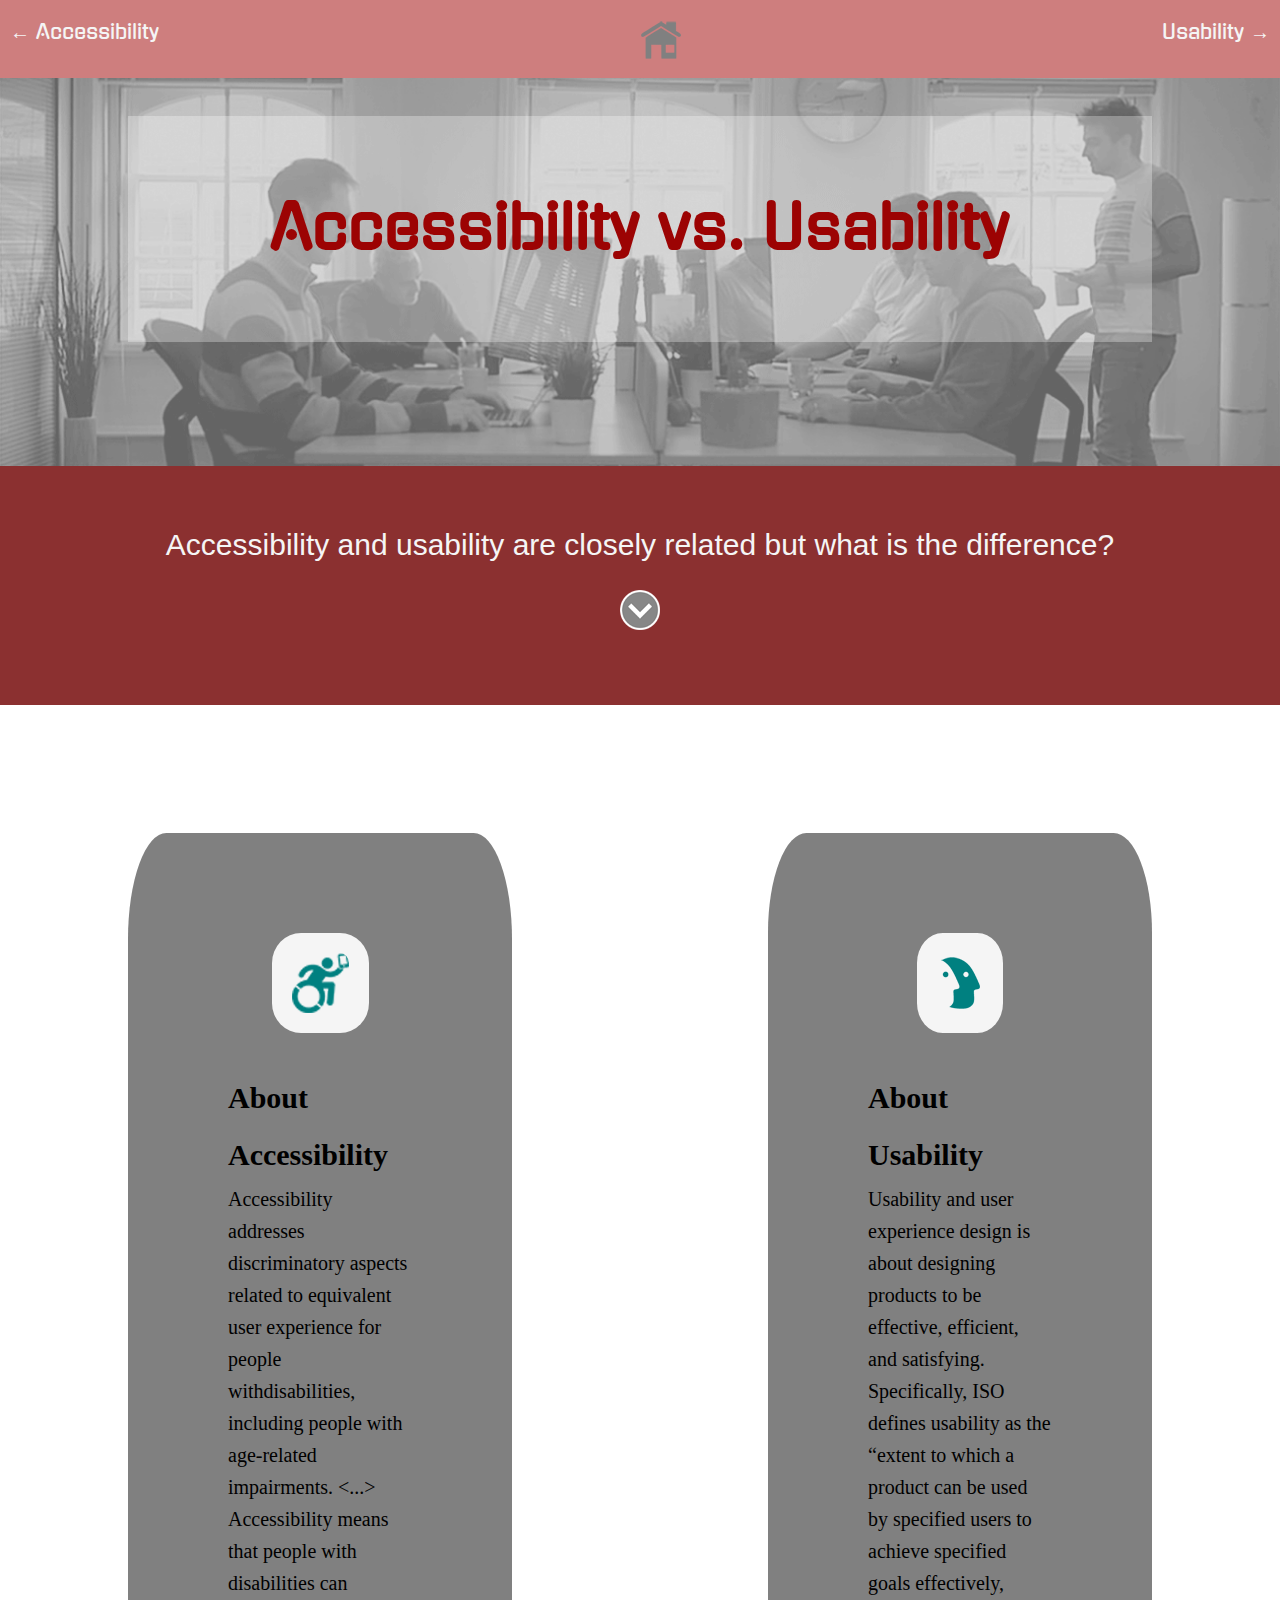
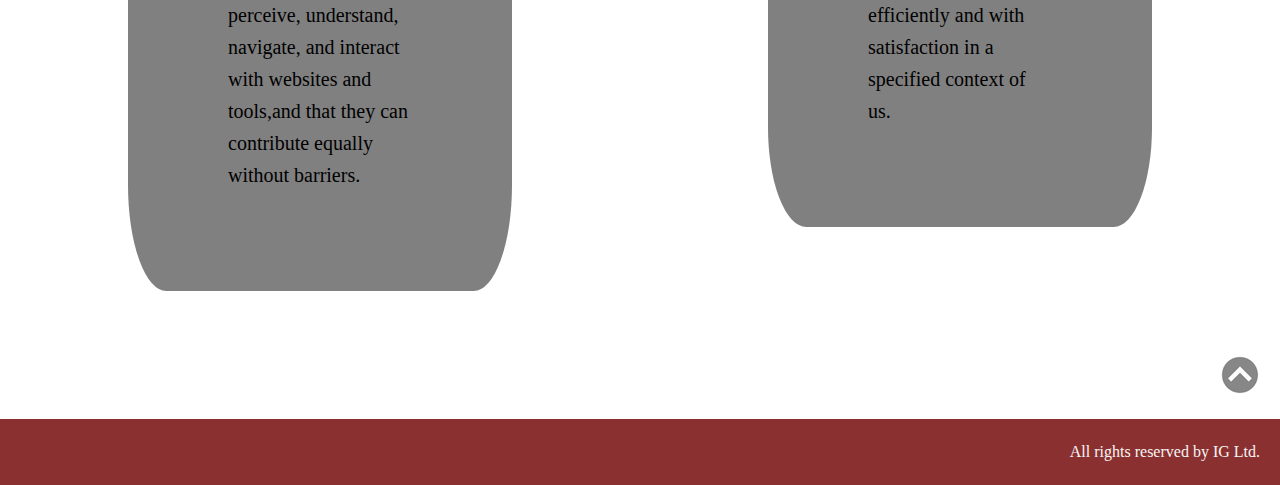
<file: index.html>
<!doctype html>
<html lang="en">

<head>
    <meta charset="utf-8">
    <!--make responsive-->
    <meta name="viewport" content="width=device-width, initial-scale=1.0">
    <meta http-equiv="X-UA-Compatible" content="ie=edge">
    <title>Accessibility and Usability</title>
    <!--put metassssdescription-->
    <meta name="description" content="Explanation of concepts of usability and accessibility" />
    <!--connect css-->
    <link href="css/styles.css" rel="stylesheet" type="text/css">
</head>

<body>
    <!--Cabecare de la página-->
    <header>
        <img src="img/header.gif" alt="People thinking">
        <h1>Accessibility vs. Usability</h1>
    </header>
    <!--Menú de navegación principal-->
    <nav><a id="up"></a>
        <ul class="breadcrumbs">
            <li>
                <a href="accessibility.html"> &larr; Accessibility</a>
            </li>
            <li>
                    <a href="index.html"><img src="img/icon.png" alt="Main page" title="Home" class="icon"></a>
                </li>
            <li>
                <a href="usability.html">Usability &rarr; </a>
            </li>
        </ul>
    </nav>

    <main>
        <div class="lead">
        <p>Accessibility and usability are closely related but what is the difference?</p>
        <div>
        <a href="#down"><img src="img/arrow.png" alt="arrow down" title="down" class="arrow"></a>
        </div>
        </div>
        <article>
            <div class="left">
            <a href="accessibility.html"><img src="img/accessibility.png" alt="Accessibility image" title="More about accessibility"></a>
            <h2><a id="down"></a>About Accessibility</h2>
                <blockquote cite="https://www.w3.org/WAI/intro/usable"><p>Accessibility addresses discriminatory aspects related to equivalent user experience for people withdisabilities, including people with age-related impairments. <...> Accessibility means that people with disabilities can perceive, understand, navigate, and interact with websites and tools,and that they can contribute equally without barriers.</p></blockquote>
            </div>
        </article>
            
        <article>
                <div class="right"></a>
                    <a href="usability.html"><img src="img/usability.png" alt="Usability image" title="More about usability"></a>
            <h2>About Usability</h2>
                <blockquote cite="https://www.w3.org/WAI/intro/usable"><p>Usability and user experience design is about designing products to be effective, efficient,
                and satisfying.</p>
                <p>Specifically, ISO defines usability as the “extent to which a product can be used by
                specified users to achieve specified goals effectively, efficiently and with satisfaction in a specified
                context of us.</p></blockquote>
        </div>
                <div class="up">
                <a href="#up"><img src="img/arrow.png" alt="arrow up" title="up" class="arrow-up"></a>
                </div>
            </article>
    </main>
    <footer>
        <div class="footer">
        <p>All rights reserved by IG Ltd.</p>
    </div>
    </footer>




</body>

</html>
</file>
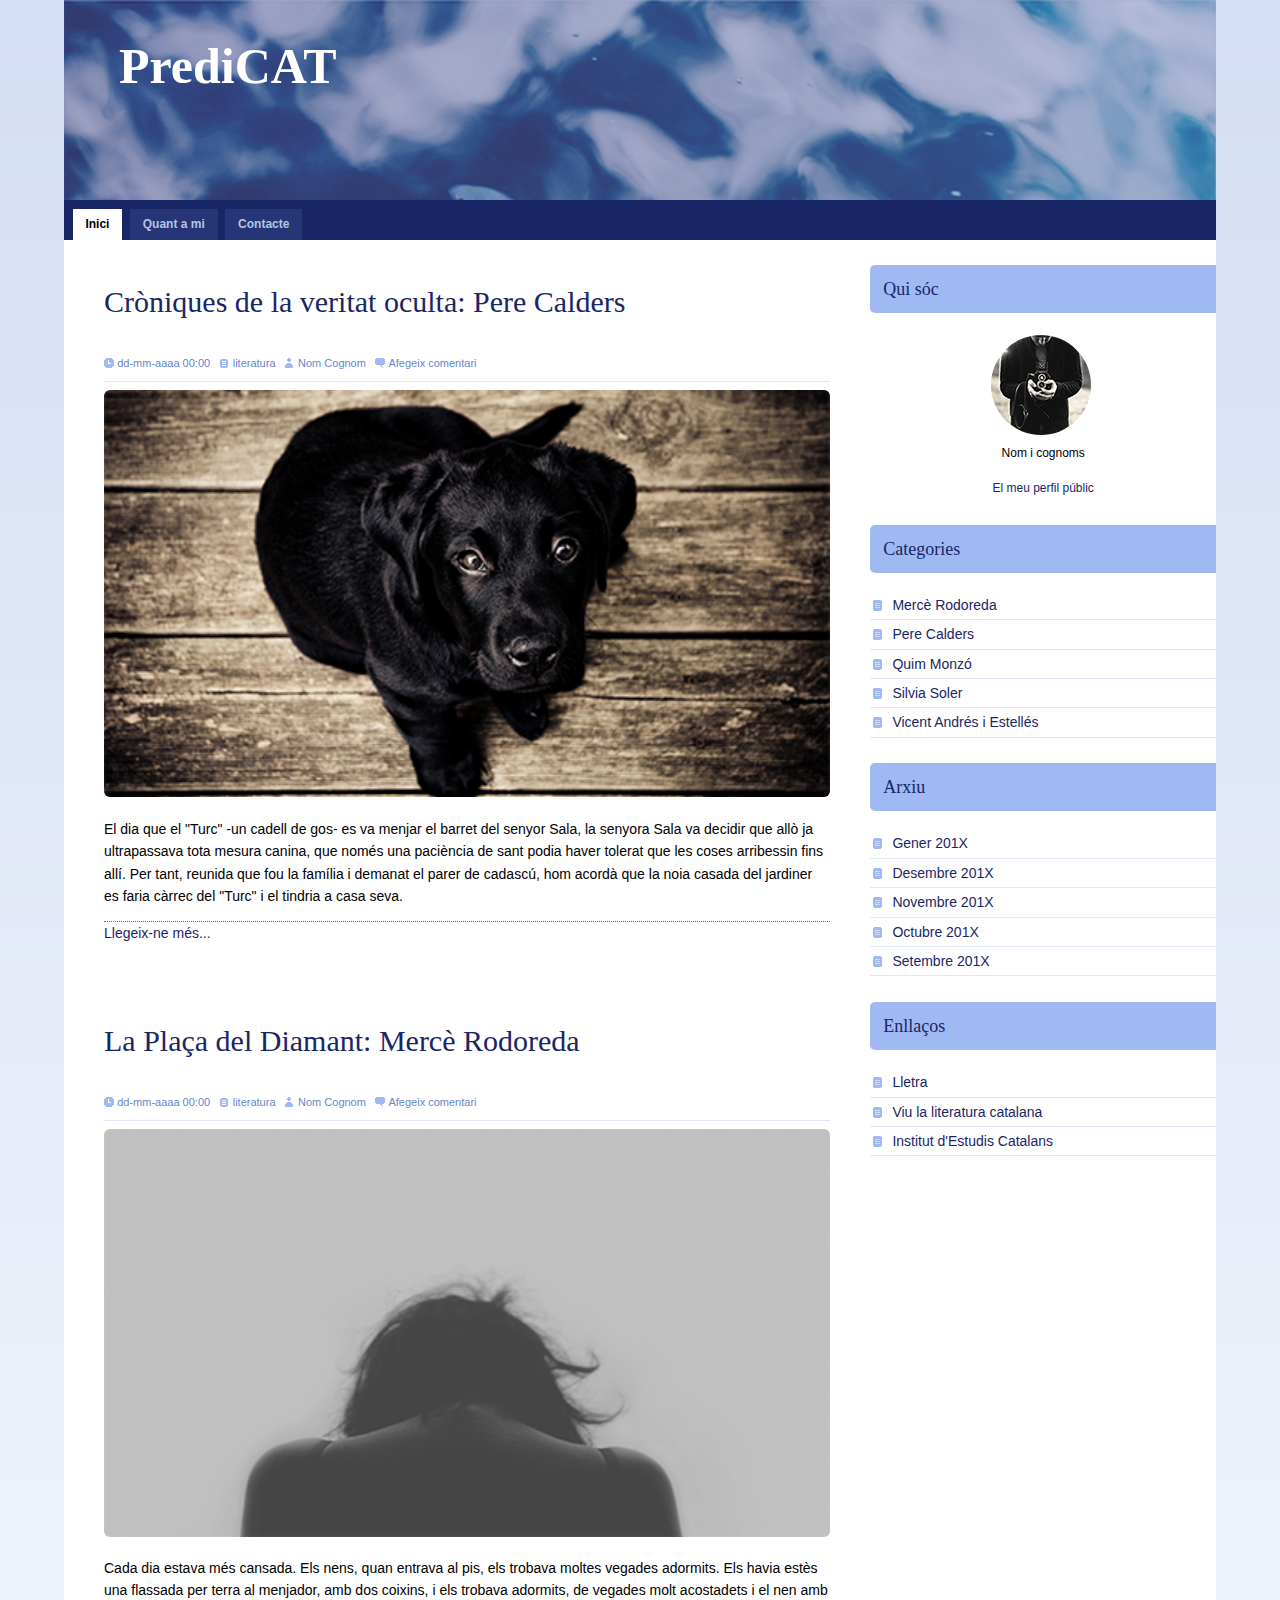
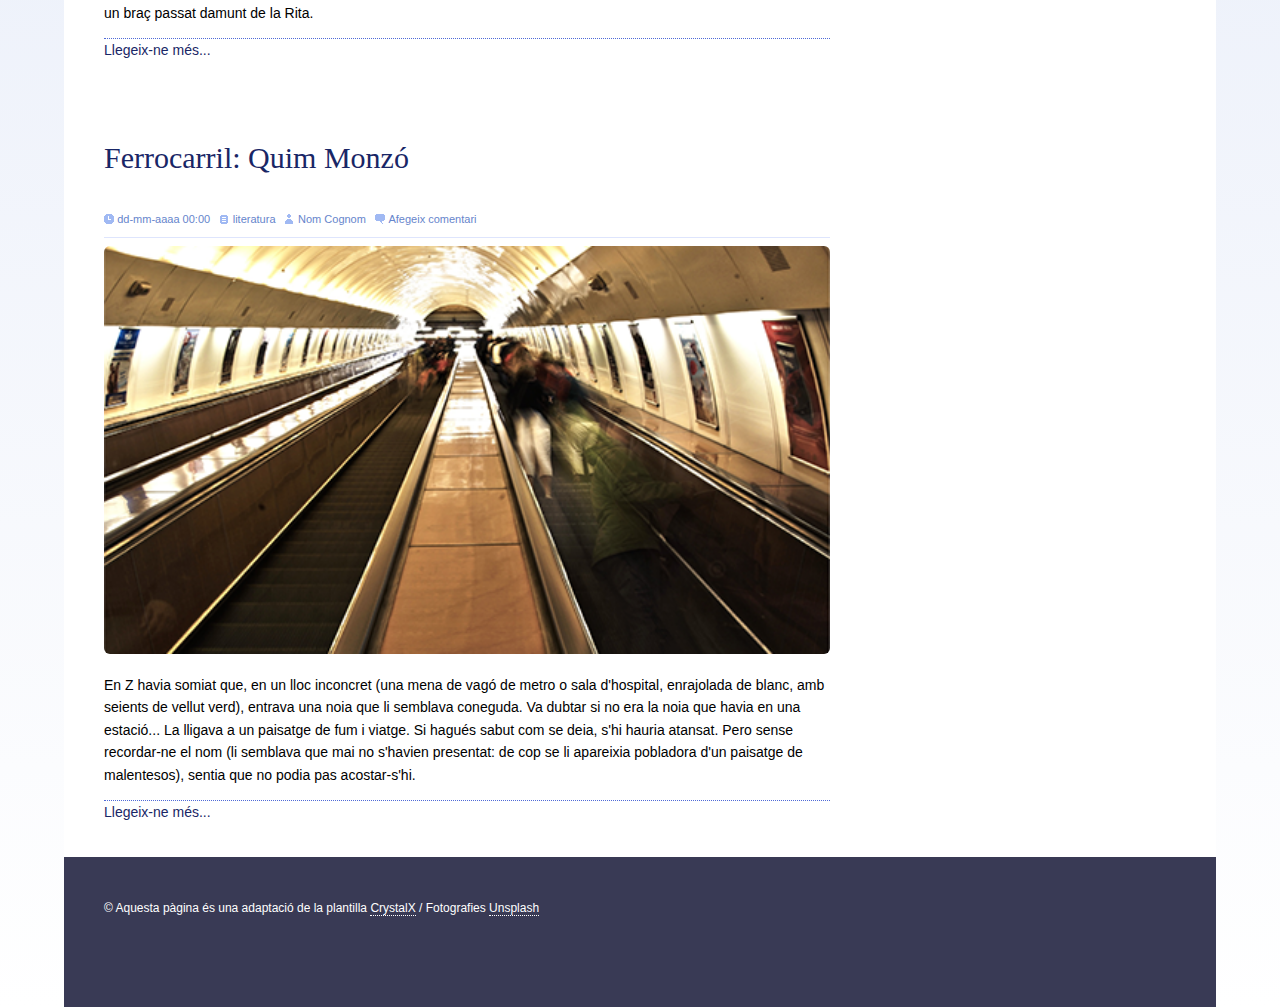
<file: material auxiliar/material/model-layout/index.html>
<!doctype html>
<html lang="ca">
<head>
    <meta charset="utf-8">
    <meta name="viewport" content="width=device-width, initial-scale=1">
    <meta http-equiv="content-language" content="es">
    <title>Predicat</title>
    <meta name="description" content="El meu blog">
    <meta name="keywords" content="lloc, web, blog"> 
	<link href="css/estils.css" rel="stylesheet" type="text/css">
</head>

<body>

<!-- Contenidor general de la pàgina -->
<div id="container">

    <!-- Capçalera -->
    <header>
        <!-- Logo -->
        <h1 id="logo" role="banner"><a href="#" title="Torna a la pàgina d'inici del meu blog">PrediCAT</a></h1>
	</header> <!-- /capçalera -->

	<!-- Menú principal -->
    <nav role="navigation">
    	<ul>
            <li class="seleccionat"><a href="#">Inici</a></li>
            <li><a href="#">Quant a mi</a></li>
            <li><a href="#">Contacte</a></li>
		</ul>
     </nav> <!-- /menú principal -->

     <!-- contenidor informació per sota del menú principal -->
     <div id="content">

		<!-- Continguts principals de la pàgina -->
		<main role="main">

            <!-- Article -->
            <article>
                <h2><a href="#">Cròniques de la veritat oculta: Pere Calders</a></h2>
                <div class="info">
                    <span class="data">dd-mm-aaaa 00:00</span>
                    <span class="categoria"><a href="#">literatura</a></span>
                    <span class="autor"><a href="#">Nom Cognom</a></span>
                    <span class="comentaris"><a href="#">Afegeix comentari</a></span>
                </div>              
                <img src="img/post1.png" alt="Un cadell de gos mira fixament a la càmera">
                <p>El dia que el "Turc" -un cadell de gos- es va menjar el barret del senyor Sala, la senyora Sala va decidir que allò ja ultrapassava tota mesura canina, que només una paciència de sant podia haver tolerat que les coses arribessin fins allí. Per tant, reunida que fou la família i demanat el parer de cadascú, hom acordà que la noia casada del jardiner es faria càrrec del "Turc" i el tindria a casa seva.</p>
                <p class="llegeix-mes"><a href="#">Llegeix-ne més...</a></p>
            </article> <!-- /Article -->
            
            <!-- Article -->
            <article>
                <h2><a href="#">La Plaça del Diamant: Mercè Rodoreda</a></h2>
                <div class="info">
                    <span class="data">dd-mm-aaaa 00:00</span>
                    <span class="categoria"><a href="#">literatura</a></span>
                    <span class="autor"><a href="#">Nom Cognom</a></span>
                    <span class="comentaris"><a href="#">Afegeix comentari</a></span>
                </div>
                <img src="img/post2.png" alt="Una dona d'esquena amb aire abatut">
                <p>Cada dia estava més cansada. Els nens, quan entrava al pis, els trobava moltes vegades adormits. Els havia estès una flassada per terra al menjador, amb dos coixins, i els trobava adormits, de vegades molt acostadets i el nen amb un braç passat damunt de la Rita.</p>
                <p class="llegeix-mes"><a href="#">Llegeix-ne més...</a></p>
            </article> <!-- /Article -->
           
            <!-- Article -->
            <article>
                <h2><a href="#">Ferrocarril: Quim Monzó</a></h2>
                <div class="info">
                    <span class="data">dd-mm-aaaa 00:00</span>
                    <span class="categoria"><a href="#">literatura</a></span>
                    <span class="autor"><a href="#">Nom Cognom</a></span>
                    <span class="comentaris"><a href="#">Afegeix comentari</a></span>
                </div>                
                <img src="img/post3.png" alt="Un passadís amb aspecte oníric">
                <p>En Z havia somiat que, en un lloc inconcret (una mena de vagó de metro o sala d'hospital, enrajolada de blanc, amb seients de vellut verd), entrava una noia que li semblava coneguda. Va dubtar si no era la noia que havia en una estació... La lligava a un paisatge de fum
i viatge. Si hagués sabut com se deia, s'hi hauria atansat. Pero sense recordar-ne el nom (li semblava que mai no s'havien presentat: de cop se li apareixia pobladora d'un paisatge de malentesos), sentia que no podia pas acostar-s'hi.</p>
                <p class="llegeix-mes"><a href="#">Llegeix-ne més...</a></p>
            </article> <!-- /Article -->  
        </main><!-- /Continguts principals de la pàgina -->

        <!-- Secundari -->
        <div id="secundari">

                <!-- Qui sóc -->
                <h3>Qui sóc</h3>
                <div id="qui-soc">
                	<figure>
                    	<img src="img/autor.png" alt="La meva foto">
                        <figcaption>Nom i cognoms</figcaption>
                    </figure>
                    <a href="#">El meu perfil públic</a>
                </div> <!-- /qui sóc -->
                <!-- Categorías -->
                <h3>Categories</h3>

                <ul>
                    <li><a href="#">Mercè Rodoreda</a></li>
                    <li><a href="#">Pere Calders</a></li>
                    <li><a href="#">Quim Monzó</a></li>
                    <li><a href="#">Silvia Soler</a></li>
                    <li><a href="#">Vicent Andrés i Estellés</a></li>
                </ul>

                <div class="clear"></div>

                <!-- Archivo -->
                <h3>Arxiu</h3>

                <ul id="archivo">
                    <li class="seleccionado"><a href="#">Gener 201X</a></li>
                    <li><a href="#">Desembre 201X</a></li>
                    <li><a href="#">Novembre 201X</a></li>
                    <li><a href="#">Octubre 201X</a></li>
                    <li><a href="#">Setembre 201X</a></li>
                </ul>

                <div class="clear"></div>

                <!-- Enlaces -->
                <h3>Enllaços</h3>

                <ul id="enlaces">
                    <li><a href="http://lletra.uoc.edu/">Lletra</a></li>
                    <li><a href="http://viulaliteraturacatalana.blogspot.com.es/">Viu la literatura catalana</a></li>
                    <li><a href="http://www.iec.cat">Institut d'Estudis Catalans</a></li>
                </ul>

                <div class="clear"></div>

        </div> <!-- /secundario -->

        <!-- Peu de pàgina-->
        <footer>
            <p id="copyright">&copy; Aquesta pàgina és una adaptació de la plantilla <a href="http://www.oswd.org/design/preview/id/3465">CrystalX</a> / Fotografies <a href="https://unsplash.com/">Unsplash</a></p>
        </footer> <!-- /peu de página -->
	
    </div> <!-- /contenidor informació per sota del menú principal -->

</div> <!-- /Fi Contenidor general de la pàgina -->

</body>
</html>
</file>
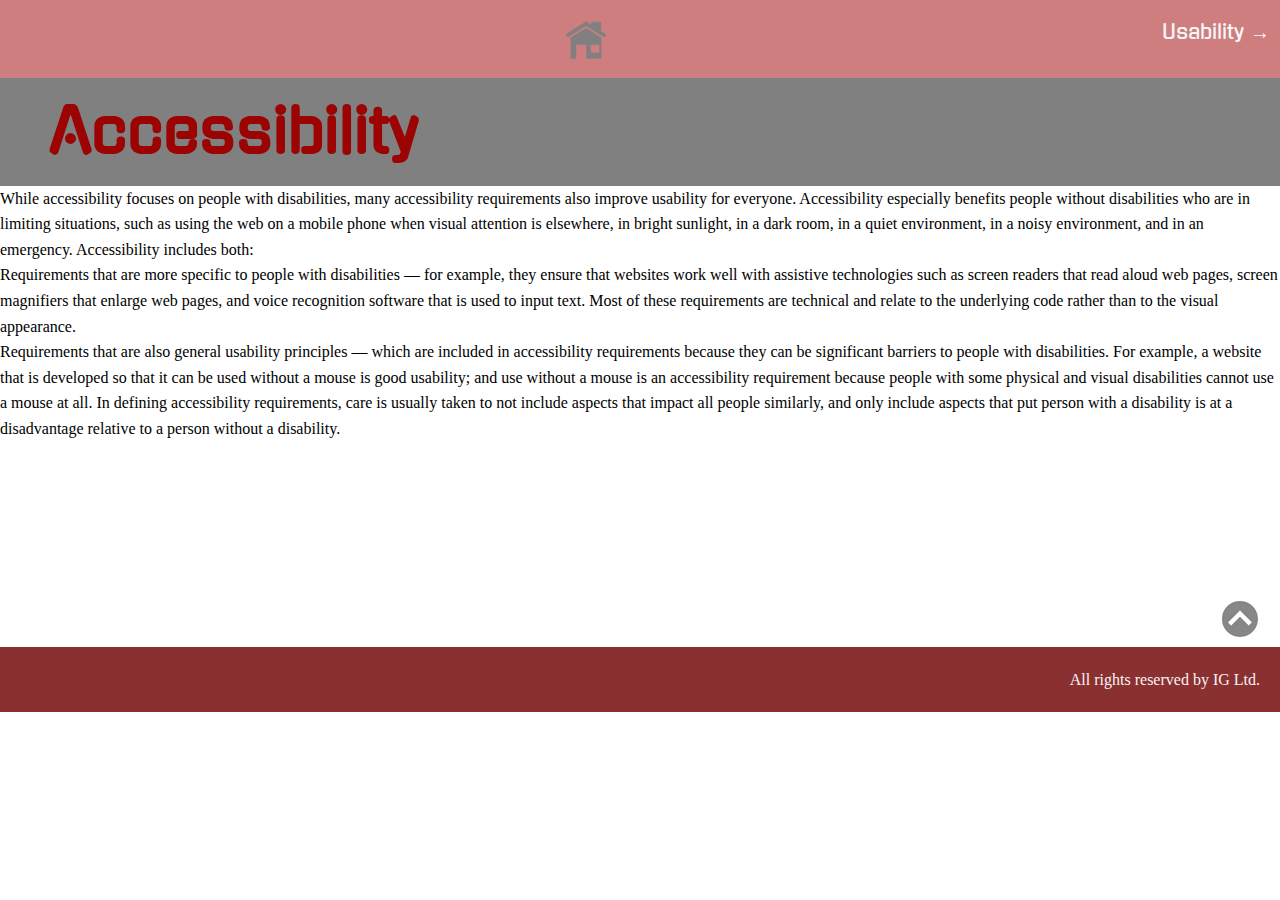
<file: accessibility.html>
<!doctype html>
<html lang="en">

<head>
    <meta charset="utf-8">
    <!--make responsive-->
    <meta name="viewport" content="width=device-width, initial-scale=1.0">
    <meta http-equiv="X-UA-Compatible" content="ie=edge">
    <title>Accessibility and Usability</title>
    <!--put metadescription-->
    <meta name="description" content="Explanation of concepts of usability and accessibility" />
    <!--connect css-->
    <link href="css/styles.css" rel="stylesheet" type="text/css">
</head>

<body>
        <header class="accessibility">
                <h1 class="accessibility"><a id="up"></a>Accessibility</h1>
            </header>   
    <!--Menú de navegación principal-->
    <nav>
            <ul class="breadcrumbs">
                <li></li>
                <li>
                    <a href="index.html"><img src="img/icon.png" alt="Main page" title="Home" class="icon"></a>
                </li>
                <li>
                        <a href="usability.html">Usability	&rarr; </a>
                    </li>
            </ul>
        </nav>
        <main>
            <div class="container">
            <p>While accessibility focuses on people with disabilities, many accessibility requirements also improve usability for everyone. Accessibility especially benefits people without disabilities who are in limiting situations, such as using the web on a mobile phone when visual attention is elsewhere, in bright sunlight, in a dark room, in a quiet environment, in a noisy environment, and in an emergency. Accessibility includes both:</p>

                   <p>Requirements that are more specific to people with disabilities — for example, they ensure that websites work well with assistive technologies such as screen readers that read aloud web pages, screen magnifiers that enlarge web pages, and voice recognition software that is used to input text. Most of these requirements are technical and relate to the underlying code rather than to the visual appearance.</p>
                   <p>Requirements that are also general usability principles — which are included in accessibility requirements because they can be significant barriers to people with disabilities. For example, a website that is developed so that it can be used without a mouse is good usability; and use without a mouse is an accessibility requirement because people with some physical and visual disabilities cannot use a mouse at all. In defining accessibility requirements, care is usually taken to not include aspects that impact all people similarly, and only include aspects that put person with a disability is at a disadvantage relative to a person without a disability.</p>
                </p>
            </div>
            <img>
            <video></video>
        </div>
        
        <div class="up">
            <a href="#up"><img src="img/arrow.png" alt="arrow up" title="up" class="arrow-up"></a>
            </div>
        </main>

        <footer>
            <div class="footer">
            <p>All rights reserved by IG Ltd.</p>
            </div>
        </footer>

</body>
</html>
</file>
<file: css/styles.css>
@import url('https://fonts.googleapis.com/css?family=Gugi');
/*font-family: 'Gugi', cursive;*/

* {
    margin: 0;
    padding: 0;
	-webkit-box-sizing: border-box;
	-moz-box-sizing: border-box;
	box-sizing: border-box;
}

body {
    font-size: 16px;
    line-height: 1.6em;
}

header {
    position: relative;
    color: #9c0303;
    font-family: 'Gugi', cursive;
    font-size: 30px;
    }

header h1 {
    position: absolute;
    top: 25%;
    left: 10%;
    right: 10%;
    text-align: center;
    padding: 100px  50px;
    background-color: rgba(255,255,255,0.3);
}

header img {
    width: 100%;
    display: block;
}

nav {
    position: absolute;
    top: 0;
    background-color: #ce7e7e;
    width: 100%;
    text-align: left;

}

ul.breadcrumbs {
    list-style: none;
    display: flex;
    justify-content: space-between;
    margin: 10px;
}
ul.breadcrumbs li {
    display: inline;
    padding-top: 10px;
}

ul.breadcrumbs li a {
    color: whitesmoke;
    text-decoration: none;
    font-size: 20px;
    font-family: 'Gugi', cursive;
}

ul.breadcrumbs li a:hover {
    color: #2e3841;
    text-decoration: underline;
}

.icon {
    margin-bottom: 0;
    margin-top: 0;
    padding: 0;
}

.lead {
    width: 100%;
    height: 5%;
    background-color:#8b3030;
    text-align: center;
    line-height: 1.9em;
    padding: 5%;    
}
.lead p {
    font-size: 30px;
    font-family: sans-serif;
    color: whitesmoke;
}
.arrow {
    padding-top: 30px;
}

article div.left {
    float: left;
    width: 30%;
    height: 50%;
    background-color: grey;
    margin: 10%;
    padding: 100px;
    border-radius: 10%;
    font-size: 20px;
    line-height: 1.6em;
}

article div.right {
    float: right;
    width: 30%;
    height: 50%;
    background-color: grey;
    margin: 10%;
    padding: 100px;
    border-radius: 10%;
    font-size: 20px;
    line-height: 1.6em;
}

article div.left img {
    display: block;
    max-width: 100%;
    padding: 20px;
    margin-bottom: 20%;
    margin-left: auto;
    margin-right:auto;
    border-radius: 30%;
    background-color: whitesmoke;
}

article div.right img {
    display: block;
    max-width: 100%;
    padding: 20px;
    margin-bottom: 20%;
    margin-left: auto;
    margin-right: auto;
    border-radius: 30%;
    background-color: whitesmoke;
}
h2 {
    line-height: 1.9em;
}

footer, .lead {
    clear: both;
}
.footer {
    position: relative;
    width: 100%;
    background-color: #8b3030;
    padding: 20px;
    color: whitesmoke;
    text-align: right;
}

.arrow-up
{-webkit-transform:rotate(180deg);
-moz-transform:rotate(180deg);
-o-transform:rotate(180deg);
-ms-transform:rotate(180deg);
transform:rotate(180deg);
}

.up {
    padding-right: 20px;
    text-align: right;
}

/*Accessibility page*/

.accessibility {
    position: inherit;
    background-color: grey;
    text-align: left;
    padding-top: 60px;
    padding-bottom: 20px;
    }

header.accessibility {
    width: 100%;
    display: block;
}
</file>
<file: material auxiliar/material/model-layout/css/estils.css>
/* ---- Estils exemple de layout ---------------------------------------------------- */

* {
	-webkit-box-sizing: border-box;
	-moz-box-sizing: border-box;
	box-sizing: border-box;
}

body {
	margin: 0;
	padding: 0;
	background-color: #d4def4;
	background-image: linear-gradient(#d4def4, #fff);
	background-image: -webkit-linear-gradient(#d4def4, #fff);
	background-image: -moz-linear-gradient(#d4def4, #fff);
	background-image: -o-linear-gradient(#d4def4, #fff);
	font: 14px/1.6em "verdana", sans-serif;
	color: #000;
}

p {
	margin: 1em 0;
	padding: 0;
}

h1, h2, h3 {
	margin: 1em 0;
	padding:0;
	font-family: Georgia, "Times New Roman", Times, serif;
}

h1 {
	font-size: 3.571em;
}

h2 {
	font-size: 2.143em;
	line-height: 1.4em;
	font-weight: normal;
}

h3 {
	font-size: 1.286em;
	font-weight: normal;
}

ul, ol {
	margin: 1em 0 1em 2em;
	padding:0;
}

a {
	text-decoration: none;
	color:#192666;
}

a:hover {
	color:#4F6AD7;
}

/* ---- Layout ------------------------------------------------------------- */

#container {
	width: 90%;
  	margin: 0 auto;
}

header {
	position: relative;
	height: 200px;
	margin: 0;
	padding: 0;
	background: #233C9B url("../img/header.png") no-repeat;
	background-size: cover;
	color: #fff;
}

#content {
	margin: 0;
	background: #FFF;
	-webkit-box-sizing: border-box;
	-moz-box-sizing: border-box;
	box-sizing: border-box;
}

#content main {
  float: left;
  width: 70%;
  margin: 0;
  padding:0 1.429em;
  background: #FFF;
}

#content #secundari {
  float: right;
  width: 30%;
  margin: 0;
  padding: 0;
  background: #FFF;
}

footer {
  clear: both;
  height: 150px;
  background-color: #393a55;
  color: #fff;
  position: relative;
}

/* ---- Cap�alera ----------------------------------------------------------- */
header #logo {
  position: absolute;
  top: 55px;
  left: 55px;
  margin: 0;
}

header #logo a {
  color: #FFF;
  display: block;
  text-decoration: none;
}

header #logo a:hover {
  color: #B5C4E3;
}


/* ---- Men� de navegaci� principal --------------------------------------------------------------- */
nav {
  background: #192666;
  margin: 0;
  padding: 0.714em 0 0 0;
  clear: left;
  font-size: 12px;
}

nav ul {
  margin: 0 0.714em;
  padding: 0;
  list-style:none;
}

nav ul li {
  margin: 0 0.357em 0 0;
  padding: 0;
  display: inline-block;
}

nav ul li a {
  display: block;
  position: relative;
  padding: 0.357em 1.071em;
  border: 0;
  background: #253575;
  color: #B5C4E3;
  font-weight: bold;
  text-decoration: none;
}

nav ul li a:hover {
  background: #31479B;
}

nav ul li.seleccionat a {
  background: #FFF;
  color: #000;
}

/* ---- Continguts --------------------------------------------------------- */
#content article {
  clear: both;
  margin: 0;
  padding: 1.429em;
}

#content article img {
  width: 100%;
  border-radius: 6px;
}

#content article h2 {
  margin: 0;
  padding: 0.714em 0;
  color: #192666;
}

#content .info {
  margin: 0.714em 0;
  padding-bottom: 0.571em;
  border-bottom: 1px solid #DEE5FD;
  color:#6685CC;
  font-size: 0.786em;
}

#content .info a { 
	color:#6685CC;
}

#content .info a:hover { 
	color:#000; 
}

#content .info span.data, #content .info span.categoria, #content .info span.autor, #content .info span.comentaris {
  	padding-left: 1.2em;
}

#content .info span.data { 
	background: url("../img/icona-data.gif") 0 50% no-repeat; 
}

#content .info span.categoria { 
	background: url("../img/icona-categoria.gif") 0 50% no-repeat; 
	margin-left: 0.571em; 
}

#content .info span.autor { 
	background: url("../img/icona-autor.gif") 0 50% no-repeat; 
	margin-left: 0.571em; 
}

#content .info span.comentaris { 
	background: url("../img/icona-comentaris.gif") 0 50% no-repeat; 
	margin-left: 0.571em; 
}

#content p.llegeix-mes {
	border-top: 1px dotted #4F6AD7;
}

#content #secundari h3 {
	padding: 0.714em 0 0.714em 0.714em;
	margin-top: 1.429em;
	background: #A0B9F3;
	color: #192666;
	border-top-left-radius: 5px;
	border-bottom-left-radius: 5px;
}

#content #secundari #qui-soc {
  text-align: center;
  font-size: 0.857em;
}

#content #secundari #qui-soc img {
  margin: 0.286em 0.357em 0 0;
  border-radius: 50%;
}

#content #secundari div {
  padding: 0 0.714em;
}

#content #secundari ul {
  margin: 1.071em 0;
  padding: 0;
  list-style:none;
}

#content #secundari li {
  margin: 0;
  padding: 0;
  border-bottom: 1px solid #E0E8FA;
}

#content #secundari li a {
  display: block;
  padding: 0.214em 0 0.214em 1.571em;
  background: url("../img/icona-elements.gif") 3px 9px no-repeat;
  text-decoration: none;
}

#content #secundari li a:hover {
	background-color: #E0E8FA;
	color: #192666;
}



/* ---- Peu ---------------------------------------------------------------- */
footer p {
	margin: 0;
	padding: 0;
	position: absolute;
	top: 40px;
	left: 40px;
	font-size: 12px;
}

footer p a {
  color: #fff;
  text-decoration: none;
  border-bottom: 1px dotted #fff;
}

footer p a:hover {
    color: #B5C4E3;
}


/* Media query */

/* Molt petit */
@media(max-width:767px){
	body {font-size: 12px;}
	#content main {width: 100%;}
	#content #secundari {width: 100%;}
	#content article { padding: 0;}
	#content .info span.data, #content .info span.categoria, #content .info span.autor, #content .info span.comentaris {display: block; margin-left: 0.571em; }
}
</file>
